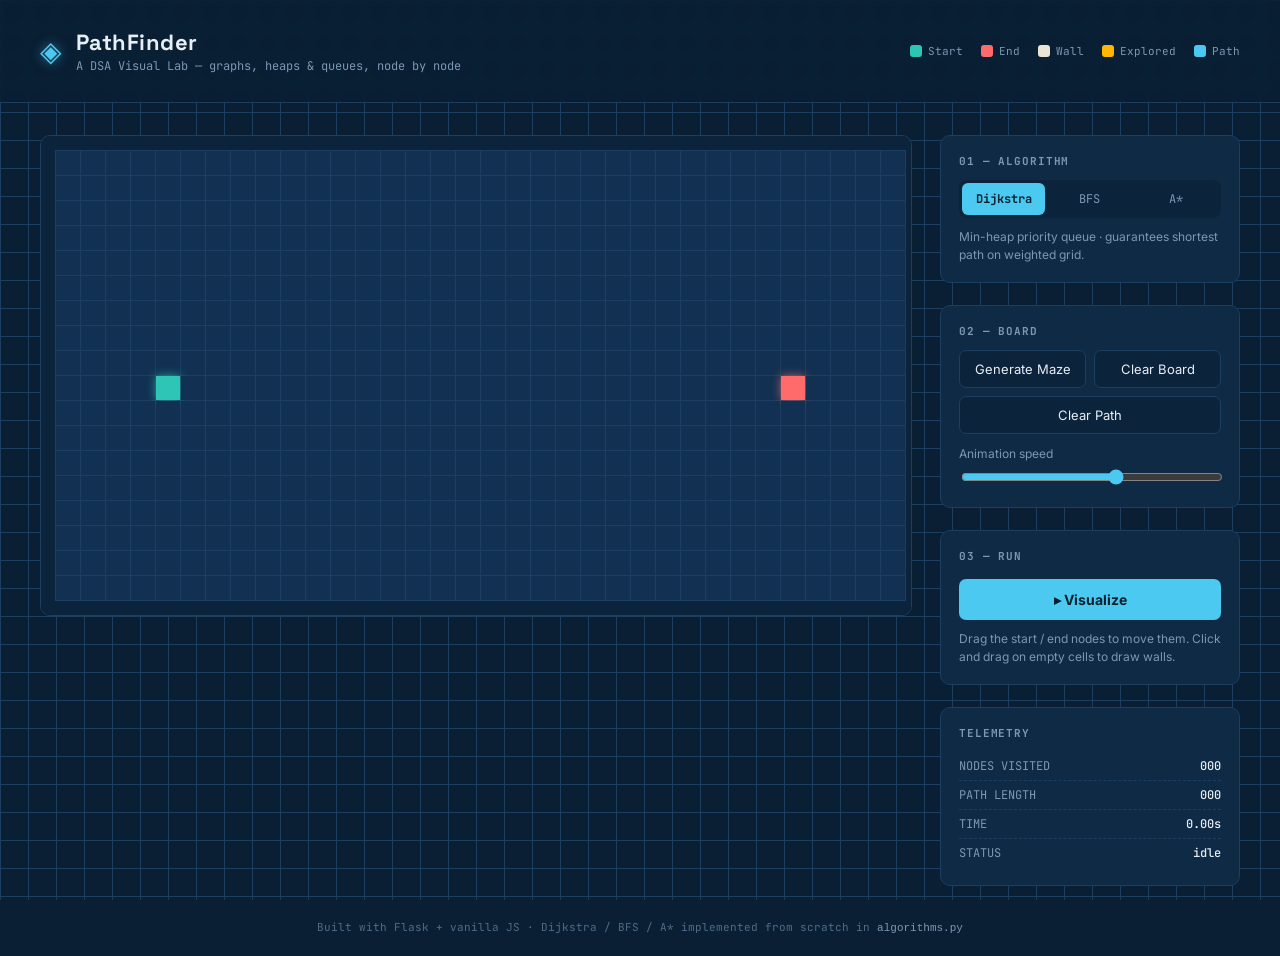
<file: templates/index.html>
<!DOCTYPE html>
<html lang="en">
<head>
<meta charset="UTF-8">
<meta name="viewport" content="width=device-width, initial-scale=1.0">
<title>PathFinder — DSA Visual Lab</title>
<link rel="preconnect" href="https://fonts.googleapis.com">
<link href="https://fonts.googleapis.com/css2?family=Space+Grotesk:wght@500;700&family=JetBrains+Mono:wght@400;500;700&family=Inter:wght@400;500&display=swap" rel="stylesheet">
<style>
/* ============================================================
   Design tokens — "engineer's blueprint" direction
   Grid graph algorithms rendered like a survey/blueprint sheet:
   deep navy ground, cyan trace lines, amber exploration wave,
   chalk-white walls, coral start/end pins.
   ============================================================ */
:root {
  --bg:            #0A1F33;
  --bg-panel:      #0E2A45;
  --bg-panel-2:    #0C243B;
  --grid-line:     #1C3E60;
  --cell-empty:    #123152;
  --cell-wall:     #E9E4D6;
  --start:         #2EC4B6;
  --end:           #FF6B6B;
  --visited:       #FFB703;
  --path:          #4CC9F0;
  --text-primary:  #E7EEF6;
  --text-muted:    #7E97B3;
  --text-faint:    #4E6C8A;
  --font-display:  'Space Grotesk', sans-serif;
  --font-mono:     'JetBrains Mono', monospace;
  --font-body:     'Inter', sans-serif;
}

* { box-sizing: border-box; }

body {
  margin: 0;
  background: var(--bg);
  background-image:
    linear-gradient(var(--grid-line) 1px, transparent 1px),
    linear-gradient(90deg, var(--grid-line) 1px, transparent 1px);
  background-size: 28px 28px;
  background-attachment: fixed;
  color: var(--text-primary);
  font-family: var(--font-body);
  min-height: 100vh;
}

/* ---------- Topbar ---------- */
.topbar {
  display: flex;
  justify-content: space-between;
  align-items: center;
  flex-wrap: wrap;
  gap: 16px;
  padding: 28px 40px;
  border-bottom: 1px solid var(--grid-line);
  background: rgba(10, 31, 51, 0.85);
  backdrop-filter: blur(6px);
}

.brand { display: flex; align-items: center; gap: 14px; }

.brand-mark {
  font-size: 28px;
  color: var(--path);
  text-shadow: 0 0 12px rgba(76, 201, 240, 0.6);
}

.brand h1 {
  font-family: var(--font-display);
  font-size: 22px;
  font-weight: 700;
  margin: 0;
  letter-spacing: 0.02em;
}

.tagline {
  margin: 2px 0 0;
  font-family: var(--font-mono);
  font-size: 12px;
  color: var(--text-muted);
}

.legend {
  display: flex;
  gap: 18px;
  flex-wrap: wrap;
  font-family: var(--font-mono);
  font-size: 11px;
  color: var(--text-muted);
}

.legend-item { display: flex; align-items: center; gap: 6px; }

.swatch {
  width: 12px; height: 12px;
  border-radius: 3px;
  display: inline-block;
}
.swatch--start { background: var(--start); }
.swatch--end { background: var(--end); }
.swatch--wall { background: var(--cell-wall); }
.swatch--visited { background: var(--visited); }
.swatch--path { background: var(--path); }

/* ---------- Layout ---------- */
.layout {
  display: grid;
  grid-template-columns: 1fr 300px;
  gap: 28px;
  padding: 32px 40px 12px;
  align-items: start;
}

@media (max-width: 900px) {
  .layout { grid-template-columns: 1fr; }
}

.board-wrap {
  background: var(--bg-panel-2);
  border: 1px solid var(--grid-line);
  border-radius: 10px;
  padding: 14px;
  overflow: auto;
}

.grid {
  display: grid;
  gap: 1px;
  background: var(--grid-line);
  border: 1px solid var(--grid-line);
  width: max-content;
  margin: 0 auto;
}

.cell {
  width: 24px;
  height: 24px;
  background: var(--cell-empty);
  transition: background-color 0.15s ease;
}

.cell.wall { background: var(--cell-wall); }

.cell.start {
  background: var(--start);
  box-shadow: 0 0 10px rgba(46, 196, 182, 0.7);
}

.cell.end {
  background: var(--end);
  box-shadow: 0 0 10px rgba(255, 107, 107, 0.7);
}

.cell.visited {
  background: var(--visited);
  animation: pulse 0.4s ease-out;
  opacity: 0.85;
}

.cell.path {
  background: var(--path);
  box-shadow: 0 0 8px rgba(76, 201, 240, 0.85);
  animation: dropIn 0.3s ease-out;
}

@keyframes pulse {
  0% { transform: scale(0.4); opacity: 0.2; }
  60% { transform: scale(1.15); opacity: 1; }
  100% { transform: scale(1); opacity: 0.85; }
}

@keyframes dropIn {
  0% { transform: scale(0.5); }
  100% { transform: scale(1); }
}

/* ---------- Panel ---------- */
.panel {
  display: flex;
  flex-direction: column;
  gap: 22px;
}

.panel-block {
  background: var(--bg-panel);
  border: 1px solid var(--grid-line);
  border-radius: 10px;
  padding: 18px;
}

.panel-title {
  font-family: var(--font-mono);
  font-size: 11px;
  letter-spacing: 0.08em;
  color: var(--text-muted);
  text-transform: uppercase;
  margin: 0 0 12px;
}

.panel-note {
  font-size: 12px;
  color: var(--text-muted);
  line-height: 1.5;
  margin: 10px 0 0;
}

.segmented {
  display: flex;
  background: var(--bg-panel-2);
  border-radius: 8px;
  padding: 3px;
  gap: 3px;
}

.segmented__opt {
  flex: 1;
  padding: 8px 6px;
  background: transparent;
  border: none;
  border-radius: 6px;
  color: var(--text-muted);
  font-family: var(--font-mono);
  font-size: 12px;
  cursor: pointer;
  transition: all 0.15s ease;
}

.segmented__opt.is-active {
  background: var(--path);
  color: #06212F;
  font-weight: 700;
}

.btn-row { display: flex; flex-wrap: wrap; gap: 8px; margin-bottom: 12px; }

.btn {
  flex: 1;
  min-width: 90px;
  padding: 10px 12px;
  background: var(--bg-panel-2);
  border: 1px solid var(--grid-line);
  border-radius: 7px;
  color: var(--text-primary);
  font-family: var(--font-body);
  font-size: 13px;
  cursor: pointer;
  transition: border-color 0.15s ease, transform 0.1s ease;
}

.btn:hover { border-color: var(--path); }
.btn:active { transform: scale(0.97); }

.btn--primary {
  width: 100%;
  background: var(--path);
  color: #06212F;
  font-weight: 700;
  border: none;
  padding: 12px;
  font-size: 14px;
  margin-top: 4px;
}

.btn--primary:hover { filter: brightness(1.08); }

.slider-label {
  display: block;
  font-size: 12px;
  color: var(--text-muted);
  margin-bottom: 6px;
}

input[type="range"] {
  width: 100%;
  accent-color: var(--path);
}

.telemetry-row {
  display: flex;
  justify-content: space-between;
  font-family: var(--font-mono);
  font-size: 12px;
  padding: 6px 0;
  border-bottom: 1px dashed var(--grid-line);
  color: var(--text-muted);
}

.telemetry-row:last-child { border-bottom: none; }
.telemetry-row span:last-child { color: var(--text-primary); font-weight: 500; }

/* ---------- Footer ---------- */
.footer {
  text-align: center;
  padding: 22px;
  font-family: var(--font-mono);
  font-size: 11px;
  color: var(--text-faint);
}

.footer code {
  color: var(--text-muted);
}

</style>
</head>
<body>

<header class="topbar">
  <div class="brand">
    <span class="brand-mark">◈</span>
    <div>
      <h1>PathFinder</h1>
      <p class="tagline">A DSA Visual Lab — graphs, heaps &amp; queues, node by node</p>
    </div>
  </div>
  <div class="legend">
    <span class="legend-item"><i class="swatch swatch--start"></i>Start</span>
    <span class="legend-item"><i class="swatch swatch--end"></i>End</span>
    <span class="legend-item"><i class="swatch swatch--wall"></i>Wall</span>
    <span class="legend-item"><i class="swatch swatch--visited"></i>Explored</span>
    <span class="legend-item"><i class="swatch swatch--path"></i>Path</span>
  </div>
</header>

<main class="layout">

  <section class="board-wrap">
    <div id="grid" class="grid"></div>
  </section>

  <aside class="panel">

    <div class="panel-block">
      <h2 class="panel-title">01 — Algorithm</h2>
      <div class="segmented" id="algoSelect">
        <button class="segmented__opt is-active" data-algo="dijkstra">Dijkstra</button>
        <button class="segmented__opt" data-algo="bfs">BFS</button>
        <button class="segmented__opt" data-algo="astar">A*</button>
      </div>
      <p class="panel-note" id="algoNote">Min-heap priority queue · guarantees shortest path on weighted grid.</p>
    </div>

    <div class="panel-block">
      <h2 class="panel-title">02 — Board</h2>
      <div class="btn-row">
        <button class="btn" id="mazeBtn">Generate Maze</button>
        <button class="btn" id="clearWallsBtn">Clear Board</button>
        <button class="btn" id="clearPathBtn">Clear Path</button>
      </div>
      <label class="slider-label" for="speed">Animation speed</label>
      <input type="range" id="speed" min="1" max="100" value="60">
    </div>

    <div class="panel-block">
      <h2 class="panel-title">03 — Run</h2>
      <button class="btn btn--primary" id="visualizeBtn">▸ Visualize</button>
      <p class="panel-note">Drag the start / end nodes to move them. Click and drag on empty cells to draw walls.</p>
    </div>

    <div class="panel-block telemetry">
      <h2 class="panel-title">Telemetry</h2>
      <div class="telemetry-row"><span>NODES VISITED</span><span id="statVisited">000</span></div>
      <div class="telemetry-row"><span>PATH LENGTH</span><span id="statPath">000</span></div>
      <div class="telemetry-row"><span>TIME</span><span id="statTime">0.00s</span></div>
      <div class="telemetry-row"><span>STATUS</span><span id="statStatus">idle</span></div>
    </div>

  </aside>

</main>

<footer class="footer">
  <span>Built with Flask + vanilla JS · Dijkstra / BFS / A* implemented from scratch in <code>algorithms.py</code></span>
</footer>

<script>
// ============================================================
// script.js — grid UI + interaction + animation of results
// coming from the Flask /api/solve endpoint (Dijkstra/BFS/A*).
// ============================================================

const ROWS = 18;
const COLS = 34;

const state = {
  grid: Array.from({ length: ROWS }, () => Array(COLS).fill(0)), // 0 empty, 1 wall
  start: [Math.floor(ROWS / 2), 4],
  end: [Math.floor(ROWS / 2), COLS - 5],
  algorithm: "dijkstra",
  dragging: null,      // "start" | "end" | "wall" | "erase" | null
  animating: false,
};

const gridEl = document.getElementById("grid");
gridEl.style.gridTemplateColumns = `repeat(${COLS}, 24px)`;

const cells = [];

function buildGrid() {
  gridEl.innerHTML = "";
  for (let r = 0; r < ROWS; r++) {
    const row = [];
    for (let c = 0; c < COLS; c++) {
      const div = document.createElement("div");
      div.className = "cell";
      div.dataset.r = r;
      div.dataset.c = c;
      gridEl.appendChild(div);
      row.push(div);
    }
    cells.push(row);
  }
}
buildGrid();

function cellAt(r, c) {
  return cells[r][c];
}

function isStart(r, c) { return r === state.start[0] && c === state.start[1]; }
function isEnd(r, c) { return r === state.end[0] && c === state.end[1]; }

function render() {
  for (let r = 0; r < ROWS; r++) {
    for (let c = 0; c < COLS; c++) {
      const el = cellAt(r, c);
      el.className = "cell";
      if (isStart(r, c)) el.classList.add("start");
      else if (isEnd(r, c)) el.classList.add("end");
      else if (state.grid[r][c] === 1) el.classList.add("wall");
    }
  }
}
render();

// ---------- Mouse interaction ----------
gridEl.addEventListener("mousedown", (e) => {
  if (state.animating) return;
  const target = e.target.closest(".cell");
  if (!target) return;
  const r = +target.dataset.r, c = +target.dataset.c;

  if (isStart(r, c)) state.dragging = "start";
  else if (isEnd(r, c)) state.dragging = "end";
  else {
    state.dragging = state.grid[r][c] === 1 ? "erase" : "wall";
    toggleWall(r, c, state.dragging === "wall");
  }
});

gridEl.addEventListener("mouseover", (e) => {
  if (!state.dragging || state.animating) return;
  const target = e.target.closest(".cell");
  if (!target) return;
  const r = +target.dataset.r, c = +target.dataset.c;

  if (state.dragging === "start" && !isEnd(r, c) && state.grid[r][c] === 0) {
    state.start = [r, c];
    render();
  } else if (state.dragging === "end" && !isStart(r, c) && state.grid[r][c] === 0) {
    state.end = [r, c];
    render();
  } else if (state.dragging === "wall" || state.dragging === "erase") {
    toggleWall(r, c, state.dragging === "wall");
  }
});

window.addEventListener("mouseup", () => { state.dragging = null; });

function toggleWall(r, c, makeWall) {
  if (isStart(r, c) || isEnd(r, c)) return;
  state.grid[r][c] = makeWall ? 1 : 0;
  render();
}

// ---------- Algorithm selector ----------
const algoNotes = {
  dijkstra: "Min-heap priority queue · guarantees shortest path on weighted grid.",
  bfs: "FIFO queue · explores layer by layer, optimal on unweighted grids.",
  astar: "Min-heap + Manhattan heuristic · aims straight for the goal, still optimal.",
};

document.getElementById("algoSelect").addEventListener("click", (e) => {
  const btn = e.target.closest(".segmented__opt");
  if (!btn) return;
  document.querySelectorAll(".segmented__opt").forEach(b => b.classList.remove("is-active"));
  btn.classList.add("is-active");
  state.algorithm = btn.dataset.algo;
  document.getElementById("algoNote").textContent = algoNotes[state.algorithm];
});

// ---------- Board buttons ----------
document.getElementById("clearWallsBtn").addEventListener("click", () => {
  if (state.animating) return;
  state.grid = Array.from({ length: ROWS }, () => Array(COLS).fill(0));
  render();
  resetStats();
});

document.getElementById("clearPathBtn").addEventListener("click", () => {
  if (state.animating) return;
  render();
  resetStats();
});

document.getElementById("mazeBtn").addEventListener("click", () => {
  if (state.animating) return;
  const density = 0.28;
  for (let r = 0; r < ROWS; r++) {
    for (let c = 0; c < COLS; c++) {
      if (isStart(r, c) || isEnd(r, c)) continue;
      state.grid[r][c] = Math.random() < density ? 1 : 0;
    }
  }
  render();
  resetStats();
});

// ---------- Visualize ----------
document.getElementById("visualizeBtn").addEventListener("click", runVisualization);

async function runVisualization() {
  if (state.animating) return;
  render();
  resetStats();
  setStatus("computing…");

  const t0 = performance.now();
  let data;
  try {
    const res = await fetch("/api/solve", {
      method: "POST",
      headers: { "Content-Type": "application/json" },
      body: JSON.stringify({
        grid: state.grid,
        start: state.start,
        end: state.end,
        algorithm: state.algorithm,
      }),
    });
    data = await res.json();
  } catch (err) {
    setStatus("error — is the server running?");
    return;
  }
  const elapsed = ((performance.now() - t0) / 1000).toFixed(2);

  state.animating = true;
  const speed = 101 - document.getElementById("speed").value; // ms per step
  const delay = Math.max(2, speed / 3);

  let i = 0;
  const visited = data.visited.filter(([r, c]) => !isStart(r, c) && !isEnd(r, c));

  function stepVisited() {
    if (i >= visited.length) {
      animatePath(data, elapsed);
      return;
    }
    const [r, c] = visited[i];
    cellAt(r, c).classList.add("visited");
    i++;
    setTimeout(stepVisited, delay);
  }
  stepVisited();
}

function animatePath(data, elapsed) {
  const path = data.path.filter(([r, c]) => !isStart(r, c) && !isEnd(r, c));
  let i = 0;
  function stepPath() {
    if (i >= path.length) {
      finish(data, elapsed);
      return;
    }
    const [r, c] = path[i];
    cellAt(r, c).classList.add("path");
    i++;
    setTimeout(stepPath, 16);
  }
  stepPath();
}

function finish(data, elapsed) {
  state.animating = false;
  document.getElementById("statVisited").textContent = String(data.visited_count).padStart(3, "0");
  document.getElementById("statPath").textContent = String(data.path_length).padStart(3, "0");
  document.getElementById("statTime").textContent = `${elapsed}s`;
  setStatus(data.found ? "path found" : "no path");
}

function resetStats() {
  document.getElementById("statVisited").textContent = "000";
  document.getElementById("statPath").textContent = "000";
  document.getElementById("statTime").textContent = "0.00s";
  setStatus("idle");
}

function setStatus(text) {
  document.getElementById("statStatus").textContent = text;
}

</script>
</body>
</html>
</file>
